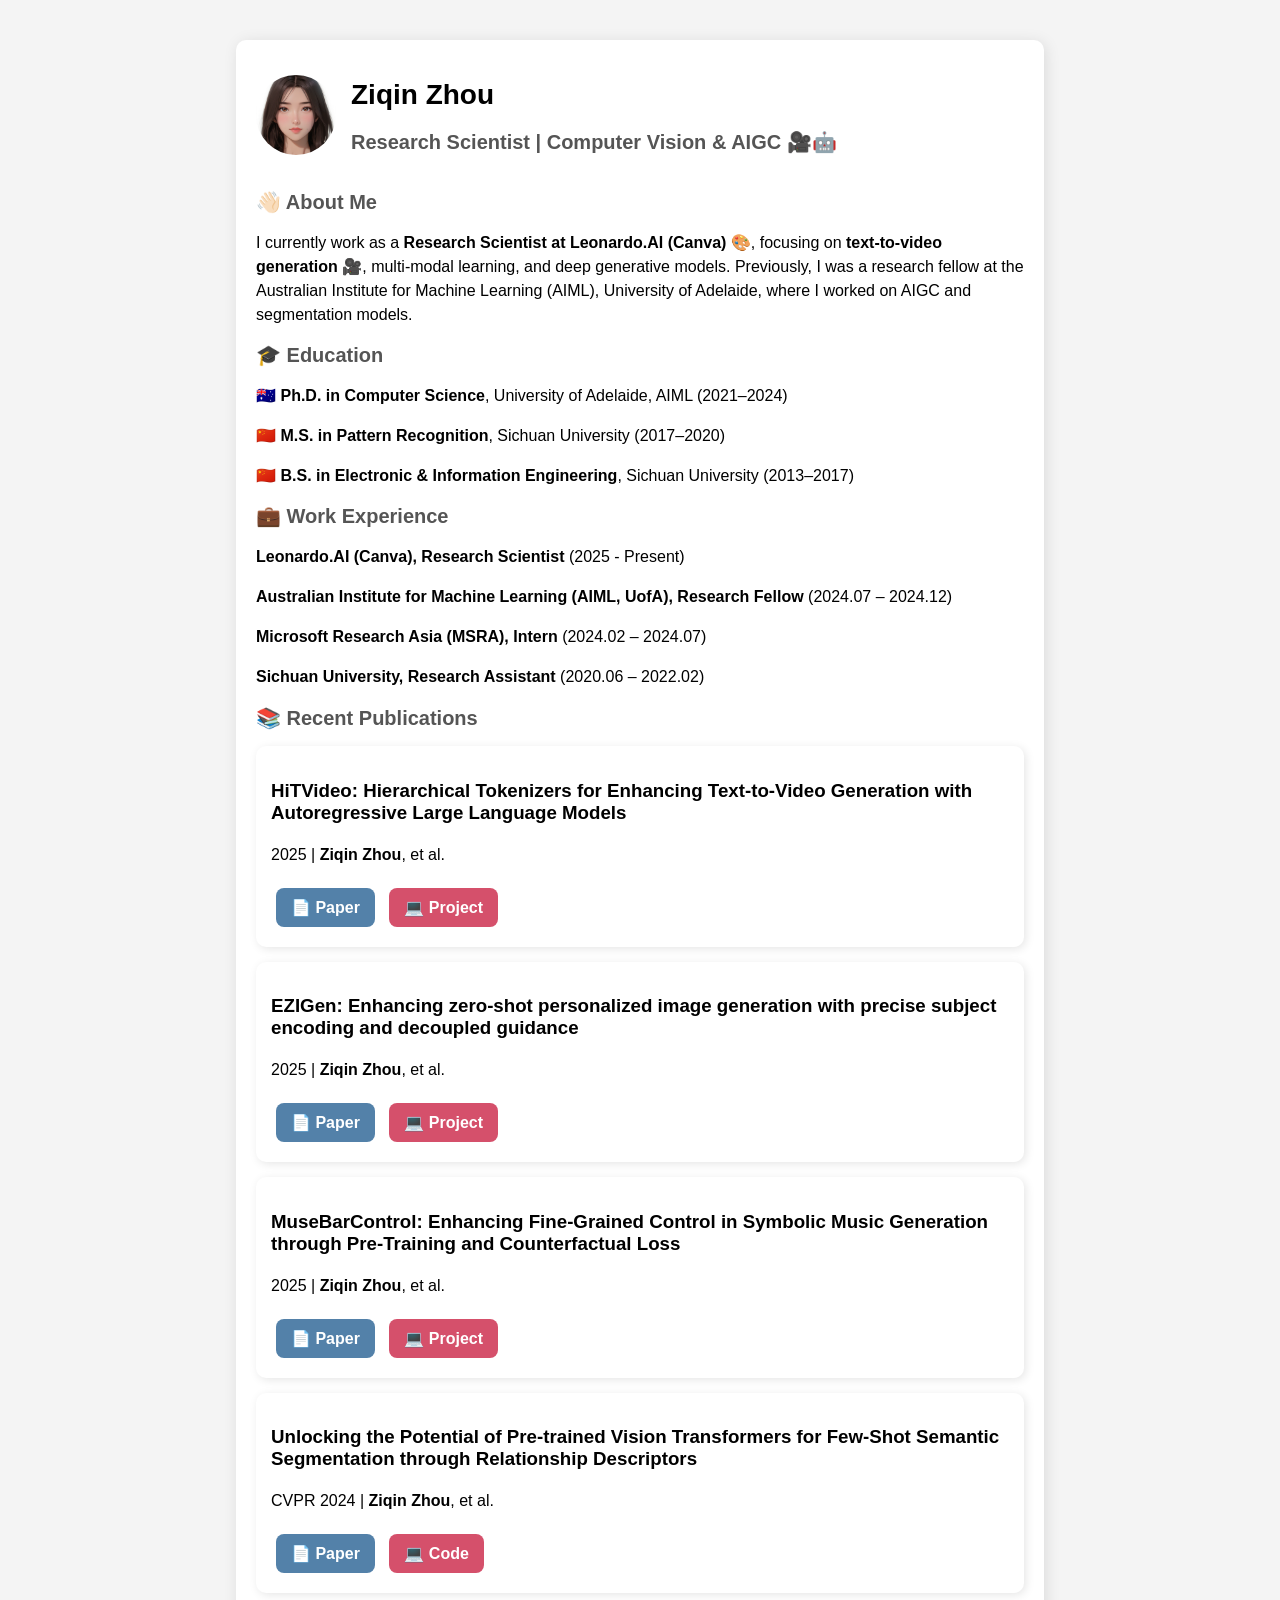
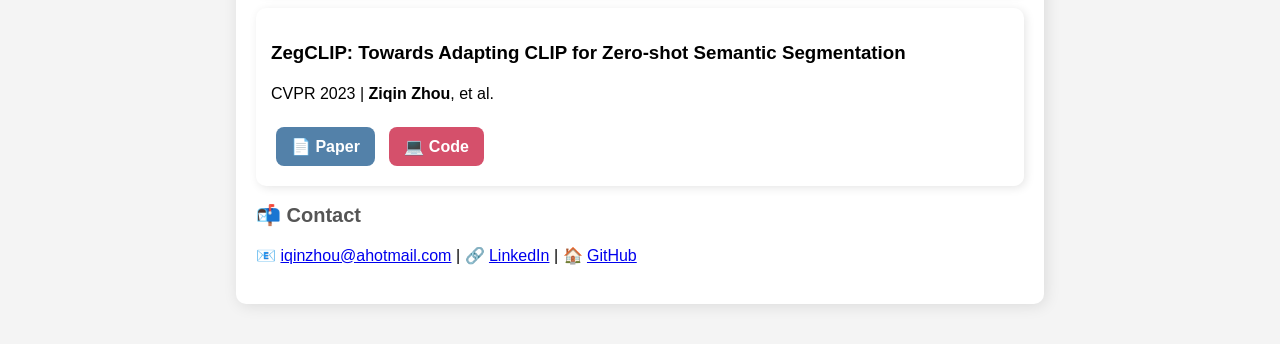
<file: index.html>
<!DOCTYPE html>
<html lang="en">
<head>
    <meta charset="UTF-8">
    <meta name="viewport" content="width=device-width, initial-scale=1.0">
    <title>Ziqin Zhou | Research Scientist</title>
    <link rel="stylesheet" href="assets/styles.css">
</head>
<body>
    <div class="container">
        <!-- 头像 + 名字 -->
        <div class="header">
            <img src="assets/images/profile.png" alt="Ziqin Zhou" class="profile-img">
            <div class="title">
                <h1>Ziqin Zhou </h1>
                <h2>Research Scientist | Computer Vision & AIGC 🎥🤖</h2>
            </div>
        </div>

        <section>
            <h2>👋🏻 About Me </h2>
            <p>
                I currently work as a <b>Research Scientist at Leonardo.AI (Canva) 🎨</b>, focusing on <b>text-to-video generation 🎥</b>,
                multi-modal learning, and deep generative models. Previously, I was a research fellow at the Australian 
                Institute for Machine Learning (AIML), University of Adelaide, where I worked on AIGC and segmentation models.
            </p>
        </section>

        <section>
            <h2>🎓 Education</h2>
            <p>🇦🇺 <b>Ph.D. in Computer Science</b>, University of Adelaide, AIML (2021–2024) </p>
            <p>🇨🇳 <b>M.S. in Pattern Recognition</b>, Sichuan University (2017–2020) </p>
            <p>🇨🇳 <b>B.S. in Electronic & Information Engineering</b>, Sichuan University (2013–2017) </p>
        </section>

        <section>
            <h2>💼 Work Experience</h2>
            <p> <b>Leonardo.AI (Canva), Research Scientist</b> (2025 - Present) </p>
            <p> <b>Australian Institute for Machine Learning (AIML, UofA), Research Fellow</b> (2024.07 – 2024.12) </p>
            <p> <b>Microsoft Research Asia (MSRA), Intern</b> (2024.02 – 2024.07) </p>
            <p> <b>Sichuan University, Research Assistant</b> (2020.06 – 2022.02) </p>
        </section>

        <section>
            <h2>📚 Recent Publications</h2>
            <div class="paper-item">
                <h3>HiTVideo: Hierarchical Tokenizers for Enhancing Text-to-Video Generation with Autoregressive Large Language Models</h3>
                <p>2025 | <b>Ziqin Zhou</b>, et al.</p>
                <a class="btn paper" href="https://arxiv.org/abs/2503.11513"> 📄 Paper</a>
                <a class="btn code" href="https://ziqinzhou66.github.io/project/HiTVideo/">💻 Project</a>
            </div>

            <div class="paper-item">
                <h3>EZIGen: Enhancing zero-shot personalized image generation with precise subject encoding and decoupled guidance</h3>
                <p>2025 | <b>Ziqin Zhou</b>, et al.</p>
                <a class="btn paper" href="https://arxiv.org/abs/2409.08091">📄 Paper</a>
                <a class="btn code" href="https://zichengduan.github.io/pages/EZIGen/index.html">💻 Project</a>
            </div>

            <div class="paper-item">
                <h3>MuseBarControl: Enhancing Fine-Grained Control in Symbolic Music Generation through Pre-Training and Counterfactual Loss</h3>
                <p>2025 | <b>Ziqin Zhou</b>, et al.</p>
                <a class="btn paper" href="https://arxiv.org/abs/2407.04331">📄 Paper</a>
                <a class="btn code" href="https://ganperf.github.io/musebarcontrol.github.io/musebarcontrol/">💻 Project</a>
            </div>

            <div class="paper-item">
                <h3>Unlocking the Potential of Pre-trained Vision Transformers for Few-Shot Semantic Segmentation through Relationship Descriptors</h3>
                <p>CVPR 2024 | <b>Ziqin Zhou</b>, et al.</p>
                <a class="btn paper" href="https://openaccess.thecvf.com/content/CVPR2024/papers/Zhou_Unlocking_the_Potential_of_Pre-trained_Vision_Transformers_for_Few-Shot_Semantic_CVPR_2024_paper.pdf">📄 Paper</a>
                <a class="btn code" href="https://github.com/ZiqinZhou66/FewSegwithRD">💻 Code</a>
            </div>

            <div class="paper-item">
                <h3>ZegCLIP: Towards Adapting CLIP for Zero-shot Semantic Segmentation</h3>
                <p>CVPR 2023 | <b>Ziqin Zhou</b>, et al.</p>
                <a class="btn paper" href="https://arxiv.org/abs/2212.03588">📄 Paper</a>
                <a class="btn code" href="https://github.com/ZiqinZhou66/ZegCLIP">💻 Code</a>
            </div>
        </section>

        <section>
            <h2>📬 Contact</h2>
            <p>
                📧 <a href="mailto:ziqinzhou@ahotmail.com">iqinzhou@ahotmail.com</a> |
                🔗 <a href="https://www.linkedin.com/in/ziqin-zhou-6408051b0">LinkedIn</a> |
                🏠 <a href="https://github.com/ZiqinZhou66">GitHub</a>
            </p>
        </section>
    </div>
</body>
</html>
</file>
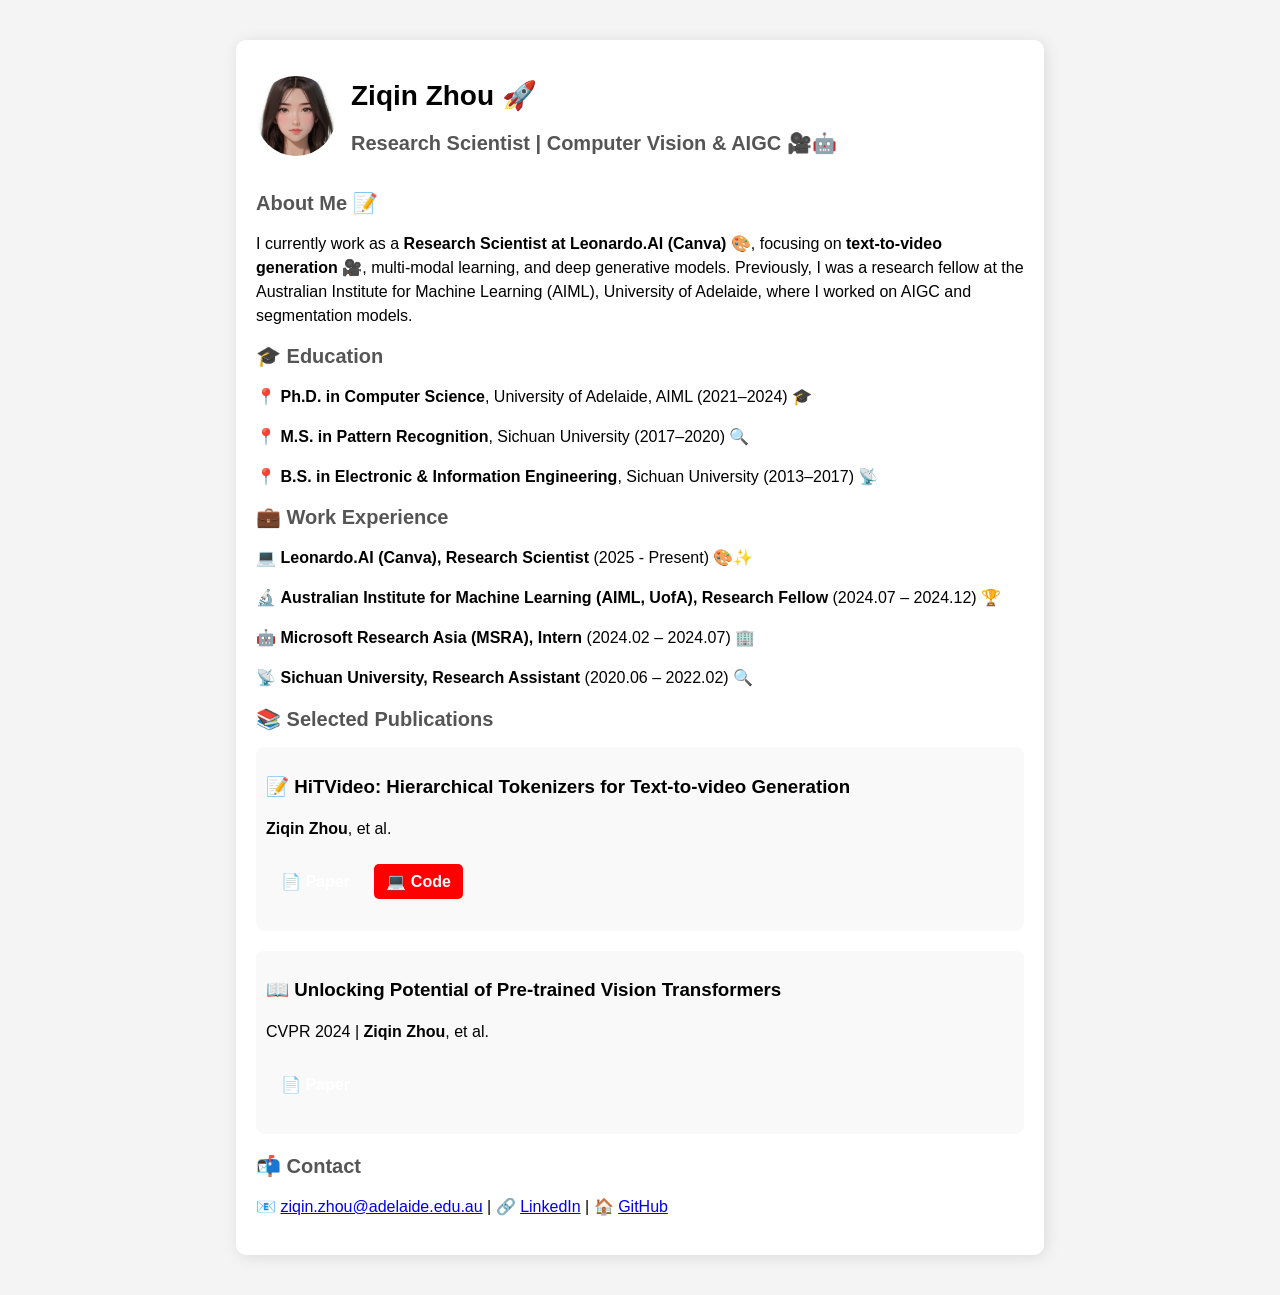
<file: docs/index.html>
<!DOCTYPE html>
<html lang="en">
<head>
    <meta charset="UTF-8">
    <meta name="viewport" content="width=device-width, initial-scale=1.0">
    <title>Ziqin Zhou | Research Scientist</title>
    <link rel="stylesheet" href="assets/styles.css">
</head>
<body>
    <div class="container">
        <!-- 头像 + 名字 -->
        <div class="header">
            <img src="assets/images/profile.png" alt="Ziqin Zhou" class="profile-img">
            <div class="title">
                <h1>Ziqin Zhou 🚀</h1>
                <h2>Research Scientist | Computer Vision & AIGC 🎥🤖</h2>
            </div>
        </div>

        <section>
            <h2>About Me 📝</h2>
            <p>
                I currently work as a <b>Research Scientist at Leonardo.AI (Canva) 🎨</b>, focusing on <b>text-to-video generation 🎥</b>,
                multi-modal learning, and deep generative models. Previously, I was a research fellow at the Australian 
                Institute for Machine Learning (AIML), University of Adelaide, where I worked on AIGC and segmentation models.
            </p>
        </section>

        <section>
            <h2>🎓 Education</h2>
            <p>📍 <b>Ph.D. in Computer Science</b>, University of Adelaide, AIML (2021–2024) 🎓</p>
            <p>📍 <b>M.S. in Pattern Recognition</b>, Sichuan University (2017–2020) 🔍</p>
            <p>📍 <b>B.S. in Electronic & Information Engineering</b>, Sichuan University (2013–2017) 📡</p>
        </section>

        <section>
            <h2>💼 Work Experience</h2>
            <p>💻 <b>Leonardo.AI (Canva), Research Scientist</b> (2025 - Present) 🎨✨</p>
            <p>🔬 <b>Australian Institute for Machine Learning (AIML, UofA), Research Fellow</b> (2024.07 – 2024.12) 🏆</p>
            <p>🤖 <b>Microsoft Research Asia (MSRA), Intern</b> (2024.02 – 2024.07) 🏢</p>
            <p>📡 <b>Sichuan University, Research Assistant</b> (2020.06 – 2022.02) 🔍</p>
        </section>

        <section>
            <h2>📚 Selected Publications</h2>
            <div class="paper">
                <h3>📝 HiTVideo: Hierarchical Tokenizers for Text-to-video Generation</h3>
                <p><b>Ziqin Zhou</b>, et al.</p>
                <a class="btn paper" href="https://arxiv.org/abs/YOUR_PAPER_ID">📄 Paper</a>
                <a class="btn code" href="https://github.com/ZiqinZhou66/HiTVideo">💻 Code</a>
            </div>

            <div class="paper">
                <h3>📖 Unlocking Potential of Pre-trained Vision Transformers</h3>
                <p>CVPR 2024 | <b>Ziqin Zhou</b>, et al.</p>
                <a class="btn paper" href="https://openaccess.thecvf.com/content/CVPR2024/papers/Zhou_Unlocking_the_Potential_of_Pre-trained_Vision_Transformers_for_Few-Shot_Semantic_CVPR_2024_paper.pdf">📄 Paper</a>
            </div>
        </section>

        <section>
            <h2>📬 Contact</h2>
            <p>
                📧 <a href="mailto:ziqin.zhou@adelaide.edu.au">ziqin.zhou@adelaide.edu.au</a> |
                🔗 <a href="https://www.linkedin.com/in/ziqin-zhou-6408051b0">LinkedIn</a> |
                🏠 <a href="https://github.com/ZiqinZhou66">GitHub</a>
            </p>
        </section>
    </div>
</body>
</html>
</file>
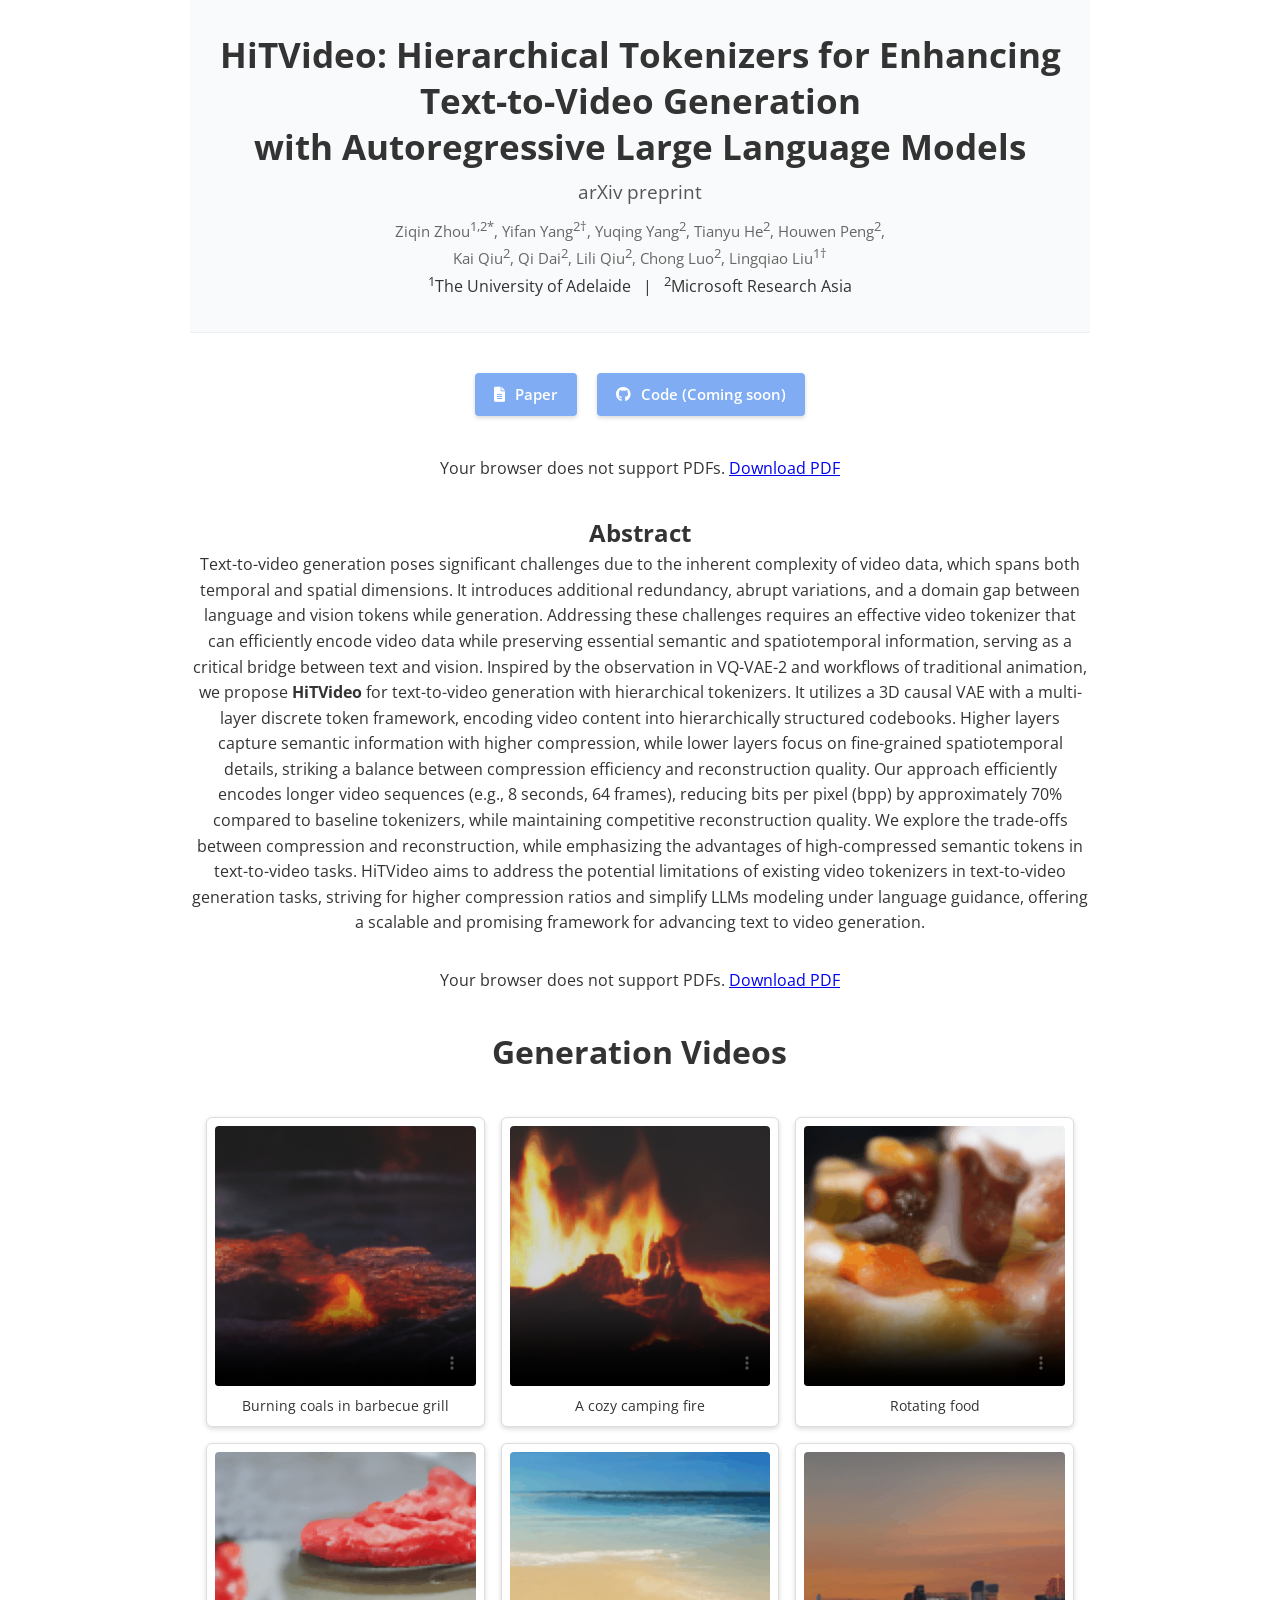
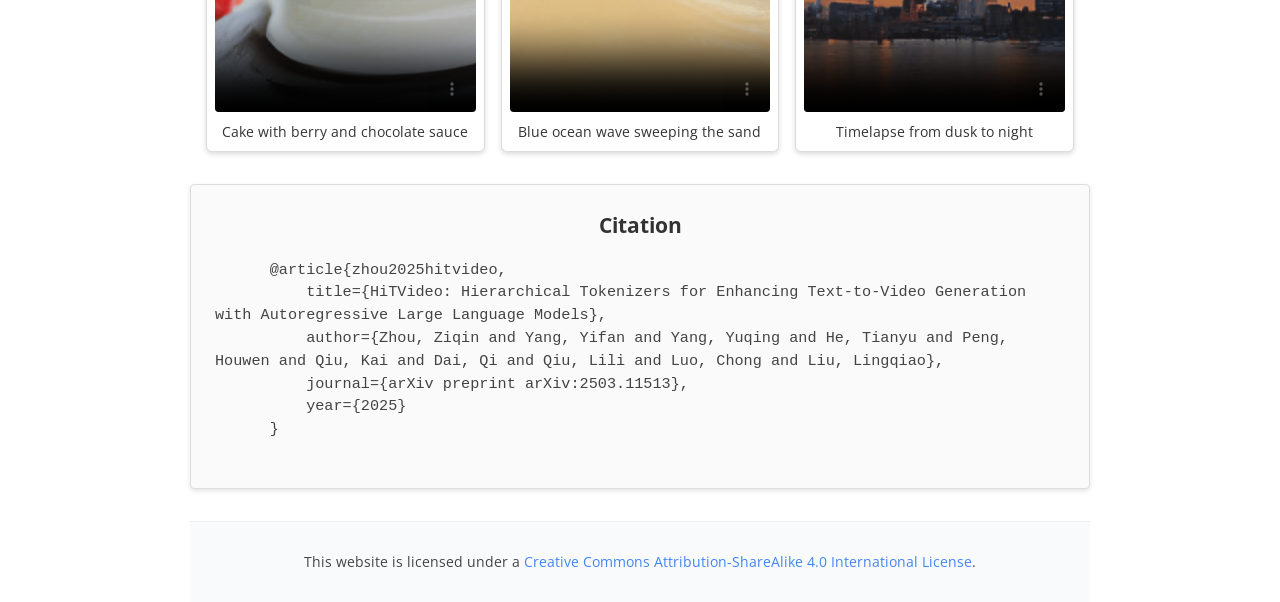
<file: project/HiTVideo/index.html>
<!DOCTYPE html>
<html lang="en">
<head>
  <meta charset="UTF-8" />
  <meta name="viewport" content="width=device-width, initial-scale=1.0" />
  <title>HiTVideo: Hierarchical Tokenizers for Enhancing Text-to-Video Generation</title>

  <!-- 引入自定义的 CSS -->
  <link rel="stylesheet" href="assets/styles.css" />

  <!-- 可选：引入 Font Awesome 图标库（如果需要图标） -->
  <link
    rel="stylesheet"
    href="https://cdnjs.cloudflare.com/ajax/libs/font-awesome/6.0.0-beta3/css/all.min.css"
    integrity="sha512-acA2c6k0A6QmpPKnHb3NjBG3FPPiIuZwy2JBbXxQfVVfWCKDXMEYH58/pZ5y5rW2fawzOGzjC5mZD++9FvHkKg=="
    crossorigin="anonymous"
    referrerpolicy="no-referrer"
  />

  <!-- 如果不需要统计脚本，可以删除下面的注释代码
  <script async src="https://www.googletagmanager.com/gtag/js?id=UA-XXXXXXX-X"></script>
  <script>
    window.dataLayer = window.dataLayer || [];
    function gtag(){dataLayer.push(arguments);}
    gtag('js', new Date());
    gtag('config', 'UA-XXXXXXX-X');
  </script>
  -->

  <!-- 在这里写一个简单的内联样式，让 .container 居中并限制宽度 -->
  <style>
    .container {
      max-width: 900px;       /* 控制页面中间区域宽度 */
      margin: 0 auto;         /* 水平居中 */
      text-align: center;     /* 文本也居中 */
    }
  </style>
</head>
<body>
  <!-- 用一个 .container 包裹所有内容 -->
  <div class="container">
    
    <!-- ======================== 头部区域 ======================== -->
    <header class="page-header">
      <h1>HiTVideo: Hierarchical Tokenizers for Enhancing Text-to-Video Generation <br>
        with Autoregressive Large Language Models
      </h1>
      <p class="subtitle">arXiv preprint</p>

      <p class="paper-info">
        Ziqin Zhou<sup>1,2*</sup>, Yifan Yang<sup>2†</sup>, Yuqing Yang<sup>2</sup>, Tianyu He<sup>2</sup>, Houwen Peng<sup>2</sup>, 
        <br>
        Kai Qiu<sup>2</sup>, Qi Dai<sup>2</sup>, Lili Qiu<sup>2</sup>,
        Chong Luo<sup>2</sup>, Lingqiao Liu<sup>1†</sup>
      </p>
      
      <p>
        <sup>1</sup>The University of Adelaide &nbsp; | &nbsp;
        <sup>2</sup>Microsoft Research Asia
      </p>
    </header>

    <!-- 论文链接、代码链接等 -->
    <section class="links">
      <a href="https://arxiv.org/abs/2503.11513" class="btn" target="_blank">
        <i class="fas fa-file-alt"></i> Paper
      </a>
      <a href="#" class="btn">
        <i class="fab fa-github"></i> Code (Coming soon)
      </a>
    </section>

    <!-- 在 Abstract 之前，插入一个新的 section 用于展示图片 -->
    <section class="my-pdf-section">
      <object data="assets/images/reconstruction-results.pdf" type="application/pdf" width="880" height="560">
        <p>
          Your browser does not support PDFs.
          <a href="assets/images/reconstruction-results.pdf">Download PDF</a>
        </p>
      </object>
    </section>
      
    <!-- ======================== Abstract ======================== -->
    <section class="abstract">
      <h2>Abstract</h2>
      <p>
        Text-to-video generation poses significant challenges due to the inherent complexity of video data,
        which spans both temporal and spatial dimensions. It introduces additional redundancy, abrupt variations,
        and a domain gap between language and vision tokens while generation. Addressing these challenges requires
        an effective video tokenizer that can efficiently encode video data while preserving essential semantic
        and spatiotemporal information, serving as a critical bridge between text and vision. Inspired by the
        observation in VQ-VAE-2 and workflows of traditional animation, we propose <strong>HiTVideo</strong> for
        text-to-video generation with hierarchical tokenizers. It utilizes a 3D causal VAE with a multi-layer
        discrete token framework, encoding video content into hierarchically structured codebooks. Higher layers
        capture semantic information with higher compression, while lower layers focus on fine-grained spatiotemporal
        details, striking a balance between compression efficiency and reconstruction quality. Our approach efficiently
        encodes longer video sequences (e.g., 8 seconds, 64 frames), reducing bits per pixel (bpp) by approximately
        70% compared to baseline tokenizers, while maintaining competitive reconstruction quality. We explore the
        trade-offs between compression and reconstruction, while emphasizing the advantages of high-compressed
        semantic tokens in text-to-video tasks. HiTVideo aims to address the potential limitations of existing video
        tokenizers in text-to-video generation tasks, striving for higher compression ratios and simplify LLMs
        modeling under language guidance, offering a scalable and promising framework for advancing text to
        video generation.
      </p>
    </section>

    <!-- 在 Abstract 之后，插入一个新的 section 用于展示图片 -->
    <section class="my-pdf-section">
        <object data="assets/images/overview.pdf" type="application/pdf" width="600" height="755">
            <p>
              Your browser does not support PDFs.
              <a href="assets/images/overview.pdf">Download PDF</a>
            </p>
          </object>
      </section>

    <!-- 如果需要JS脚本，可在此引入 -->
    <!-- <script src="assets/scripts/main.js"></script> -->
    <section class="gen-videos-grid">
    <!-- 章节标题 -->
    <h2 class="section-title">Generation Videos</h2>
  
    <div class="gen-video-item">
      <video src="assets/more generation results gif/animation-7.5-0385-cs-12.5644.gif" controls poster="assets/more generation results gif/animation-7.5-0385-cs-12.5644.gif"></video>
      <p class="caption">Burning coals in barbecue grill</p>
    </div>
    <div class="gen-video-item">
      <video src="assets/more generation results gif/animation-7.5-0031-cs-27.0196.gif" controls poster="assets/more generation results gif/animation-7.5-0031-cs-27.0196.gif"></video>
      <p class="caption">A cozy camping fire</p>
    </div>
    <div class="gen-video-item">
      <video src="assets/more generation results gif/animation-7.5-0172-cs-10.8348.gif" controls poster="assets/more generation results gif/animation-7.5-0172-cs-10.8348.gif"></video>
      <p class="caption">Rotating food</p>
    </div>
    
    <!-- 第二排视频 -->
    <div class="gen-video-item">
      <video src="assets/more generation results gif/animation-7.5-0030-cs-23.8107.gif" controls poster="assets/more generation results gif/animation-7.5-0030-cs-23.8107.gif"></video>
      <p class="caption">Cake with berry and chocolate sauce</p>
    </div>
    <div class="gen-video-item">
      <video src="assets/more generation results gif/animation-5.0-0006-cs-15.237.gif" controls poster="assets/more generation results gif/animation-5.0-0006-cs-15.237.gif"></video>
      <p class="caption">Blue ocean wave sweeping the sand</p>
    </div>
    <div class="gen-video-item">
      <video src="assets/more generation results gif/animation-7.5-0245-cs-14.7452.gif" controls poster="assets/more generation results gif/animation-7.5-0245-cs-14.7452.gif"></video>
      <p class="caption">Timelapse from dusk to night</p>
    </div>
    </section>  
  
    <!-- Citation 部分 -->
    <section class="citation-section">
        <h3>Citation</h3>
        <pre class="citation-code">
      @article{zhou2025hitvideo,
          title={HiTVideo: Hierarchical Tokenizers for Enhancing Text-to-Video Generation with Autoregressive Large Language Models},
          author={Zhou, Ziqin and Yang, Yifan and Yang, Yuqing and He, Tianyu and Peng, Houwen and Qiu, Kai and Dai, Qi and Qiu, Lili and Luo, Chong and Liu, Lingqiao},
          journal={arXiv preprint arXiv:2503.11513},
          year={2025}
      }
        </pre>
      </section>      
      

    <!-- ======================== 页脚 ======================== -->
    <footer class="page-footer">
        <p>
          This website is licensed under a
          <a href="https://creativecommons.org">Creative Commons Attribution-ShareAlike 4.0 International License</a>.
        </p>
        <!-- <p>
          You are free to borrow the
          <a href="https://github.com">source code</a> of this website, but please link back to this page in the footer.
        </p> -->
      </footer>
      
    </div> <!-- /container -->

</body>
</html>
</file>
<file: assets/styles.css>
body {
    font-family: Arial, sans-serif;
    display: flex;
    justify-content: center;
    align-items: center;
    margin: 0;
    padding: 0;
    background-color: #f4f4f4;
}
.container {
    width: 60%;
    background: white;
    padding: 20px;
    border-radius: 10px;
    box-shadow: 2px 2px 15px rgba(0, 0, 0, 0.1);
    text-align: left;  /* 确保文本左对齐 */
    margin: 40px auto;  /* 让页面居中，但内容左对齐 */
}

.header {
    display: flex;
    align-items: center;
    justify-content: flex-start; /* 头像和标题靠左 */
    margin-bottom: 20px;
}

.profile-img {
    width: 80px;
    height: 80px;
    border-radius: 50%;
    margin-right: 15px;
}

/* 标题 */
h1 {
    font-size: 28px;
    font-weight: bold;
}
h2 {
    font-size: 20px;
    color: #555;
}

/* 段落 */
p {
    font-size: 16px;
    line-height: 1.5;
}

/* 按钮 */
.btn {
    display: inline-block;
    padding: 10px 15px;
    text-decoration: none;
    border-radius: 8px;
    font-weight: bold;
    background-color: rgb(198, 196, 196);
    color: rgb(198, 196, 196);
    margin: 5px;
    transition: all 0.3s ease-in-out;
}

/* 纸质文档按钮（莫兰迪蓝） */
.paper {
    background-color: #5381a9; /* 莫兰迪蓝 */
    color: rgb(255, 255, 255);
}

/* 代码/项目按钮（莫兰迪红） */
.code {
    background-color: #d5506b; /* 莫兰迪粉 */
    color: white;
}

/* 按钮悬停效果（变浅一点） */
.paper:hover {
    background-color: #9ec0d1; /* 浅蓝 */
}
.code:hover {
    background-color: #E4C2CA; /* 浅粉 */
}

/* 论文框默认样式 */
.paper-item {
    background-color: white;
    padding: 15px;
    border-radius: 10px;
    box-shadow: 2px 2px 10px rgba(0, 0, 0, 0.1);
    margin-bottom: 15px;
    transition: box-shadow 0.3s ease-in-out, border 0.3s ease-in-out;
}

/* 鼠标悬停时，边框变成黄色闪光 */
.paper-item:hover {
    border: 2px solid #e6b3ee; /* 金黄色边框 */
    box-shadow: 0 0 15px rgba(238, 119, 210, 0.8); /* 黄色光晕 */
    transition: box-shadow 0.3s ease-in-out, border 0.3s ease-in-out;
}
</file>
<file: docs/assets/styles.css>
body {
    font-family: Arial, sans-serif;
    display: flex;
    justify-content: center;
    align-items: center;
    margin: 0;
    padding: 0;
    background-color: #f4f4f4;
}
.container {
    width: 60%;
    background: white;
    padding: 20px;
    border-radius: 10px;
    box-shadow: 2px 2px 15px rgba(0, 0, 0, 0.1);
    text-align: left;  /* 确保文本左对齐 */
    margin: 40px auto;  /* 让页面居中，但内容左对齐 */
}

.header {
    display: flex;
    align-items: center;
    justify-content: flex-start; /* 头像和标题靠左 */
    margin-bottom: 20px;
}

.profile-img {
    width: 80px;
    height: 80px;
    border-radius: 50%;
    margin-right: 15px;
}

/* 标题 */
h1 {
    font-size: 28px;
    font-weight: bold;
}
h2 {
    font-size: 20px;
    color: #555;
}

/* 段落 */
p {
    font-size: 16px;
    line-height: 1.5;
}

/* 按钮 */
.btn {
    display: inline-block;
    padding: 8px 12px;
    text-decoration: none;
    border-radius: 5px;
    font-weight: bold;
    color: white;
    margin: 5px;
}
.paper { background-color: black; }
.code { background-color: red; }
.paper:hover, .code:hover { opacity: 0.8; }

/* 论文 */
.paper {
    text-align: left;
    margin-bottom: 20px;
    padding: 10px;
    border-radius: 8px;
    background-color: #f9f9f9;
}
</file>
<file: project/HiTVideo/assets/styles.css>
/* 1. 在顶部引入 Google Fonts：Open Sans (可自行替换为其他字体) */
@import url("https://fonts.googleapis.com/css2?family=Open+Sans:wght@400;600;700&display=swap");

/* ========== 基础样式重置或自定义 ========== */
* {
  margin: 0;
  padding: 0;
  box-sizing: border-box;
}

/* 
  让 body 作为整体容器并居中，可以通过设置
  max-width 来控制页面总宽度 
*/
body {
  font-family: 'Open Sans', sans-serif; 
  background-color: #ffffff;  /* 改为纯白 */
  color: #333;                /* 深灰文字 */
  line-height: 1.6;
  margin: 0 auto;
  max-width: 1080px; 
  text-align: center; 
}

/* ========== 头部区域 ========== */
.page-header {
  /* 使用稍浅的灰白背景，让头部区与正文区区分 */
  background-color: #f9fafb;
  padding: 2rem 1rem;
  border-bottom: 1px solid #eee;
}

.page-header h1 {
  font-weight: 700;
  font-size: 2.2rem;
  margin-bottom: 0.5rem;
  line-height: 1.3;
}

.subtitle {
  font-weight: 400;
  font-size: 1.2rem;
  color: #555;   /* 副标题颜色稍微深一些 */
  margin-top: 0.5rem;
}

.paper-info {
  font-size: 0.95rem;
  color: #666;
  margin-top: 0.5rem;
}

/* ========== 链接/按钮区 ========== */
.links {
  margin: 2rem 0; /* 稍微拉大一点上下间距 */
}

.btn {
  display: inline-block;
  background-color: #80acf3; /* 使用更鲜明的蓝色 */
  color: #fff;
  padding: 0.6rem 1.2rem;
  margin: 0.5rem;
  border-radius: 4px;
  border: none;            /* 移除默认边框 */
  text-decoration: none;
  font-size: 0.95rem;
  font-weight: 600;
  transition: background-color 0.2s ease, box-shadow 0.2s ease;
  box-shadow: 0 2px 4px rgba(0,0,0,0.15); /* 轻微阴影 */
}

.btn:hover {
  background-color: #2b60bb; /* Hover 变深一点 */
  box-shadow: 0 4px 6px rgba(0,0,0,0.2);  /* Hover 时阴影加深 */
}

.btn i {
  margin-right: 0.4rem;
}

/* ========== 摘要区 ========== */
.abstract {
  margin: 2rem auto;
  max-width: 900px;
  /* 可以加一点微妙的背景以区分，若不需要可注释掉
  background-color: #fcfcfc;
  border: 1px solid #eee;
  border-radius: 6px;
  padding: 1.5rem;
  */
}

/* ========== 论文章节区 ========== */
.paper-section {
  margin: 2rem auto; 
  max-width: 900px;
  /* 如果也要让这里的所有文字居中，可以加上 text-align: center; */
}

/* 如果只想标题居中、段落左对齐，可这么写：
.paper-section h2,
.paper-section h3 {
  text-align: center;
}
.paper-section p {
  text-align: left;
}
*/

/* ========== 图片占位 ========== */
.image-placeholder {
  margin: 2rem auto;
  text-align: center;
}

.image-placeholder img {
  max-width: 100%;
  border-radius: 6px;
  box-shadow: 0 2px 5px rgba(0,0,0,0.15);
}

.fig-caption {
  font-size: 0.9rem;
  color: #555;
  margin-top: 0.5rem;
}

/* ========== 引用列表 (References) ========== */
.paper-section ol {
  padding-left: 1.2rem;
  margin-top: 1rem;
  text-align: left;
}

.paper-section ol li {
  margin-bottom: 0.5rem;
  line-height: 1.5;
}

/* ========== 页脚区 ========== */
.page-footer {
  background-color: #f9fafb;
  padding: 1.5rem;
  border-top: 1px solid #eee;
  margin-top: 2rem;
  text-align: center;
}

.page-footer p {
  margin: 0.3rem;
  font-size: 0.9rem;
  color: #444;
}

.page-footer a {
  color: #4285f4; /* 与按钮同色，整体风格统一 */
  text-decoration: none;
}

.page-footer a:hover {
  text-decoration: underline;
}


.cover-image {
  margin: 2rem auto;
  max-width: 900px;  /* 控制图片所在容器的最大宽度 */
  text-align: center; 
}
  
.cover-image img {
  max-width: 100%;   /* 让图片自适应容器宽度 */
  border-radius: 8px; /* 圆角，可按需调整 */
  box-shadow: 0 2px 6px rgba(0,0,0,0.15); /* 图片阴影，可选 */
}

.my-png-section {
  background: transparent !important;
  border: none !important;
  box-shadow: none !important;
  margin: 0 auto; /* 让容器居中 */
  text-align: center; /* 让里面的内容也居中 */
}
  
  /* 针对 <img> 进一步去除任何可能的边框/背景/阴影 */
.my-png-section img {
  display: inline-block;
  background: transparent !important;
  border: none !important;
  box-shadow: none !important;
  margin: 0;
  padding: 0;
  max-width: 100%; /* 保证图片不超出容器 */
  height: auto;    /* 等比例缩放 */
}
  

/* Generation 视频网格区域 */
.gen-videos-grid {
    margin: 2rem auto;                  /* 居中整个区域 */
    max-width: 1200px;                  /* 控制整体宽度 */
    padding: 0 1rem;
    display: grid;                      /* 启用 CSS Grid 布局 */
    grid-template-columns: repeat(3, 1fr);  /* 每行 3 列 */
    gap: 1rem;                          /* 网格项之间间隔 */
  }
  
  /* 章节标题 */
  .gen-videos-grid .section-title {
    grid-column: 1 / -1;                /* 占满整行 */
    text-align: center;                 /* 居中显示 */
    font-size: 2rem;                    /* 标题字号 */
    margin-bottom: 1.5rem;              /* 标题与下面内容的间距 */
  }
  
  /* 每个视频项样式 */
  .gen-video-item {
    background-color: #fff;
    border: 1px solid #ddd;
    border-radius: 6px;
    padding: 0.5rem;
    text-align: center;
    box-shadow: 0 2px 5px rgba(0,0,0,0.15);
  }
  
  /* 视频标签样式 */
  .gen-video-item video {
    width: 100%;
    height: auto;
    border: none;
    border-radius: 4px;
    object-fit: cover;
    display: block;
    margin-bottom: 0.5rem;
  }
  
  /* Caption 文本样式 */
  .gen-video-item .caption {
    font-size: 0.9rem;
    color: #333;
    margin: 0;
  }
  
  .citation-section {
    /* 整体引用块居中排列 */
    margin: 2rem auto;
    /* 宽度可根据页面风格调整 */
    max-width: 900px; 
    background-color: #fafafa; /* 或 #ffffff, #f9f9f9 等 */
    border: 1px solid #ddd;
    border-radius: 4px;
    padding: 1.5rem;
    /* 默认左对齐文字，但整体容器居中 */
    text-align: left;
    box-shadow: 0 2px 5px rgba(0,0,0,0.1);
  }
  
  /* 标题 */
  .citation-section h3 {
    margin-top: 0;         /* 去掉标题与容器顶部过大间距 */
    margin-bottom: 1rem;
    font-size: 1.3rem;
    color: #333;
    text-align: center;    /* 标题可居中，与引用文本区别 */
  }
  
  /* 代码区块 */
  .citation-code {
    font-family: Consolas, "Courier New", Courier, monospace;
    font-size: 0.95rem;
    line-height: 1.5;
    color: #444;
    background: none;      /* 去掉自身背景，与父容器保持一致 */
    border: none;          /* 去掉自身边框 */
    padding: 0;
    margin: 0;
    white-space: pre-wrap; /* 自动换行，避免超出容器 */
  }
</file>
